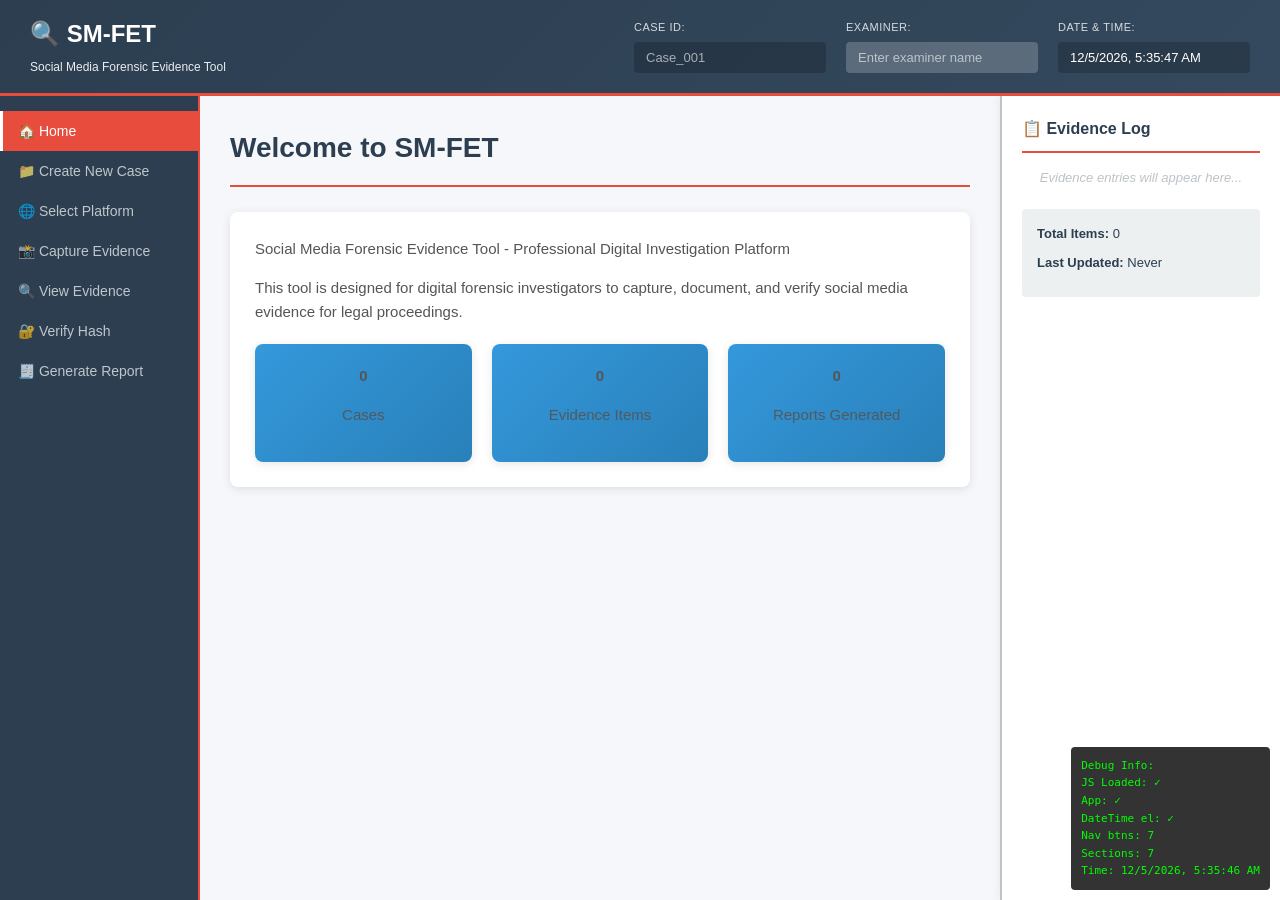
<file: index.html>
<!DOCTYPE html>
<html lang="en">
<head>
    <meta charset="UTF-8">
    <meta name="viewport" content="width=device-width, initial-scale=1.0">
    <title>SM-FET - Social Media Forensic Evidence Tool</title>
    <link rel="stylesheet" href="src/styles.css">
</head>
<body>
    <div class="container">
        <!-- TOP BAR -->
        <div class="top-bar">
            <div class="logo-section">
                <h1>🔍 SM-FET</h1>
                <p>Social Media Forensic Evidence Tool</p>
            </div>
            <div class="case-info">
                <div class="info-item">
                    <label>Case ID:</label>
                    <input type="text" id="caseId" placeholder="Case_001" readonly>
                </div>
                <div class="info-item">
                    <label>Examiner:</label>
                    <input type="text" id="examinerName" placeholder="Enter examiner name">
                </div>
                <div class="info-item">
                    <label>Date & Time:</label>
                    <input type="text" id="dateTime" readonly>
                </div>
            </div>
        </div>

        <!-- MAIN CONTENT AREA -->
        <div class="main-wrapper">
            <!-- LEFT PANEL - NAVIGATION -->
            <nav class="left-panel">
                <button class="nav-btn active" data-section="home">
                    🏠 Home
                </button>
                <button class="nav-btn" data-section="create-case">
                    📁 Create New Case
                </button>
                <button class="nav-btn" data-section="select-platform">
                    🌐 Select Platform
                </button>
                <button class="nav-btn" data-section="capture-evidence">
                    📸 Capture Evidence
                </button>
                <button class="nav-btn" data-section="view-evidence">
                    🔍 View Evidence
                </button>
                <button class="nav-btn" data-section="verify-hash">
                    🔐 Verify Hash
                </button>
                <button class="nav-btn" data-section="generate-report">
                    🧾 Generate Report
                </button>
            </nav>

            <!-- CENTER PANEL - MAIN CONTENT -->
            <main class="center-panel">
                
                <!-- HOME SECTION -->
                <section id="home-section" class="content-section active">
                    <h2>Welcome to SM-FET</h2>
                    <div class="welcome-box">
                        <p>Social Media Forensic Evidence Tool - Professional Digital Investigation Platform</p>
                        <p>This tool is designed for digital forensic investigators to capture, document, and verify social media evidence for legal proceedings.</p>
                        <div class="quick-stats">
                            <div class="stat-card">
                                <p class="stat-number" id="totalCases">0</p>
                                <p class="stat-label">Cases</p>
                            </div>
                            <div class="stat-card">
                                <p class="stat-number" id="totalEvidence">0</p>
                                <p class="stat-label">Evidence Items</p>
                            </div>
                            <div class="stat-card">
                                <p class="stat-number" id="totalReports">0</p>
                                <p class="stat-label">Reports Generated</p>
                            </div>
                        </div>
                    </div>
                </section>

                <!-- CREATE CASE SECTION -->
                <section id="create-case-section" class="content-section">
                    <h2>Create New Case</h2>
                    <div class="form-box">
                        <div class="form-group">
                            <label>Case Title:</label>
                            <input type="text" id="caseTitle" placeholder="e.g., Investigation into Account Fraud">
                        </div>
                        <div class="form-group">
                            <label>Case Description:</label>
                            <textarea id="caseDescription" placeholder="Provide details about the case..."></textarea>
                        </div>
                        <div class="form-group">
                            <label>Evidence Type:</label>
                            <select id="evidenceType">
                                <option>Social Media Profile</option>
                                <option>Posts & Comments</option>
                                <option>Messages</option>
                                <option>Followers/Following</option>
                                <option>Multiple</option>
                            </select>
                        </div>
                        <button class="btn-primary" id="createCaseBtn">Create Case</button>
                    </div>
                    <div id="caseCreatedMsg" class="success-msg"></div>
                </section>

                <!-- SELECT PLATFORM SECTION -->
                <section id="select-platform-section" class="content-section">
                    <h2>Select Platform</h2>
                    <div class="platform-grid">
                        <div class="platform-card" data-platform="facebook">
                            <img src="data:image/svg+xml,%3Csvg xmlns='http://www.w3.org/2000/svg' viewBox='0 0 24 24'%3E%3Cpath fill='%231877F2' d='M24 12.073c0-6.627-5.373-12-12-12s-12 5.373-12 12c0 5.99 4.388 10.954 10.125 11.854v-8.385H7.078v-3.47h3.047V9.43c0-3.007 1.792-4.669 4.533-4.669 1.312 0 2.686.235 2.686.235v2.953H15.83c-1.491 0-1.956.925-1.956 1.874v2.25h3.328l-.532 3.47h-2.796v8.385C19.612 23.027 24 18.062 24 12.073z'/%3E%3C/svg%3E" alt="Facebook">
                            <p>Facebook</p>
                        </div>
                        <div class="platform-card" data-platform="twitter">
                            <img src="data:image/svg+xml,%3Csvg xmlns='http://www.w3.org/2000/svg' viewBox='0 0 24 24'%3E%3Cpath fill='%231DA1F2' d='M23.953 4.57a10 10 0 002.856-3.45 10 10 0 01-2.856 1.11 5 5 0 00-8.594-3.31 5.001 5.001 0 00-1.61 6.3 14.05 14.05 0 01-10.2-5.148 5 5 0 001.55 6.684 5 5 0 01-2.27-.616v.06a5 5 0 004.009 4.905 5 5 0 01-2.26.086 5.007 5.007 0 004.658 3.476 10.001 10.001 0 01-6.175 2.129 14.043 14.043 0 007.581 2.218c9.056 0 13.976-7.496 13.976-13.986 0-.21 0-.42-.015-.63A9.935 9.935 0 0024 4.59z'/%3E%3C/svg%3E" alt="Twitter">
                            <p>Twitter/X</p>
                        </div>
                        <div class="platform-card" data-platform="instagram">
                            <img src="data:image/svg+xml,%3Csvg xmlns='http://www.w3.org/2000/svg' viewBox='0 0 24 24'%3E%3Cstyle%3E.a%7Bfill:%23E4405F;%7D%3C/style%3E%3Cpath class='a' d='M12 0C5.373 0 0 5.373 0 12s5.373 12 12 12 12-5.373 12-12S18.627 0 12 0zm6.067 9.665a4.013 4.013 0 01-4.067 4.067 4.013 4.013 0 01-4.067-4.067 4.013 4.013 0 014.067-4.067 4.013 4.013 0 014.067 4.067zm1.908-6.14a.941.941 0 01-1.883 0 .941.941 0 011.883 0zm2.857 0c0 1.465-1.191 2.656-2.656 2.656s-2.656-1.191-2.656-2.656 1.191-2.656 2.656-2.656 2.656 1.191 2.656 2.656z'/%3E%3C/svg%3E" alt="Instagram">
                            <p>Instagram</p>
                        </div>
                        <div class="platform-card" data-platform="tiktok">
                            <img src="data:image/svg+xml,%3Csvg xmlns='http://www.w3.org/2000/svg' viewBox='0 0 24 24'%3E%3Cpath fill='%23000' d='M19.59 6.69a4.83 4.83 0 0 1-3.77-4.25V2h-3.45v12.12a2.06 2.06 0 0 1-2.1 2.05 2.08 2.08 0 0 1-2.1-2.05c0-1.24.99-2.26 2.1-2.26a1.89 1.89 0 0 1 .64.12v-3.4a5.3 5.3 0 0 0-3.33 1.14C6.25 8.9 4 11.61 4 14.72a5.5 5.5 0 0 0 5.5 5.5 5.52 5.52 0 0 0 5.5-5.5V9.7a7.19 7.19 0 0 0 4.09 1.35V7.13a4.7 4.7 0 0 1-.4-.04z'/%3E%3C/svg%3E" alt="TikTok">
                            <p>TikTok</p>
                        </div>
                        <div class="platform-card" data-platform="linkedin">
                            <img src="data:image/svg+xml,%3Csvg xmlns='http://www.w3.org/2000/svg' viewBox='0 0 24 24'%3E%3Cpath fill='%230A66C2' d='M20.447 20.452h-3.554v-5.569c0-1.328-.475-2.236-1.986-2.236-1.081 0-1.722.722-2.004 1.418-.103.249-.129.597-.129.946v5.441h-3.554s.05-8.838 0-9.753h3.554v1.381c.43-.664 1.199-1.608 2.928-1.608 2.136 0 3.745 1.393 3.745 4.393v5.587zM5.337 8.855c-1.144 0-1.915-.762-1.915-1.715 0-.953.77-1.715 1.914-1.715.944 0 1.915.762 1.915 1.715 0 .953-.97 1.715-1.914 1.715zm1.946 11.597H3.392V9.554h3.891v10.898zM22.225 0H1.771C.792 0 0 .774 0 1.729v20.542C0 23.227.792 24 1.771 24h20.451C23.2 24 24 23.227 24 22.271V1.729C24 .774 23.2 0 22.222 0h.003z'/%3E%3C/svg%3E" alt="LinkedIn">
                            <p>LinkedIn</p>
                        </div>
                    </div>
                    <div id="platformSelected" style="margin-top: 20px;"></div>
                </section>

                <!-- CAPTURE EVIDENCE SECTION -->
                <section id="capture-evidence-section" class="content-section">
                    <h2>Capture Evidence</h2>
                    <div class="capture-status">
                        <div class="status-item">
                            <span class="status-label">Browser Status:</span>
                            <span class="status-badge" id="browserStatus">❌ Not Connected</span>
                        </div>
                        <div class="status-item">
                            <span class="status-label">Active Case:</span>
                            <span class="status-value" id="activeCaseDisplay">No case selected</span>
                        </div>
                    </div>

                    <div class="browser-info-box" id="browserInfoBox" style="display: none;">
                        <h3>Detected Account Information</h3>
                        <div class="info-field">
                            <label>Platform:</label>
                            <span id="detectedPlatform">-</span>
                        </div>
                        <div class="info-field">
                            <label>Account URL:</label>
                            <span id="detectedURL">-</span>
                        </div>
                        <div class="info-field">
                            <label>Username:</label>
                            <span id="detectedUsername">-</span>
                        </div>
                    </div>

                    <div class="capture-controls">
                        <h3>Capture Options</h3>
                        <button class="btn-capture" data-capture="profile">
                            👤 Capture Profile
                        </button>
                        <button class="btn-capture" data-capture="posts">
                            📝 Capture Posts
                        </button>
                        <button class="btn-capture" data-capture="followers">
                            👥 Capture Followers
                        </button>
                        <button class="btn-capture" data-capture="messages">
                            💬 Capture Messages
                        </button>
                    </div>

                    <div class="preview-area">
                        <h3>Live Capture Preview</h3>
                        <div id="capturePreview" class="preview-container">
                            <p class="placeholder-text">Screenshots will appear here...</p>
                        </div>
                    </div>
                </section>

                <!-- VIEW EVIDENCE SECTION -->
                <section id="view-evidence-section" class="content-section">
                    <h2>View Evidence</h2>
                    <div class="evidence-list-container">
                        <div id="evidenceList" class="evidence-list">
                            <p class="placeholder-text">No evidence captured yet. Start capturing evidence to view items here.</p>
                        </div>
                    </div>
                </section>

                <!-- VERIFY HASH SECTION -->
                <section id="verify-hash-section" class="content-section">
                    <h2>Verify Hash (SHA256)</h2>
                    <div class="hash-verification-box">
                        <div class="form-group">
                            <label>File Hash Input:</label>
                            <textarea id="hashInput" placeholder="Paste SHA256 hash here..." rows="4"></textarea>
                        </div>
                        <div class="form-group">
                            <label>Known Hash to Compare:</label>
                            <textarea id="knownHash" placeholder="Paste known hash here..." rows="4"></textarea>
                        </div>
                        <button class="btn-primary" id="verifyHashBtn">Verify Hash</button>
                        <div id="hashResult"></div>
                    </div>

                    <div class="stored-hashes">
                        <h3>Evidence Hashes</h3>
                        <div id="hashesTable" class="hash-table">
                            <p class="placeholder-text">No evidence hashes available yet.</p>
                        </div>
                    </div>
                </section>

                <!-- GENERATE REPORT SECTION -->
                <section id="generate-report-section" class="content-section">
                    <h2>Generate Court-Ready Report</h2>
                    <div class="report-options">
                        <div class="form-group">
                            <label>Report Title:</label>
                            <input type="text" id="reportTitle" placeholder="e.g., Digital Evidence Report">
                        </div>
                        <div class="form-group">
                            <label>Examiner Certification:</label>
                            <input type="text" id="examinerCert" placeholder="e.g., Certified Digital Forensics Examiner">
                        </div>
                        <div class="form-group">
                            <label>Examiner Signature Block:</label>
                            <textarea id="examinerSig" placeholder="Add examiner details for signature block..."></textarea>
                        </div>
                        <button class="btn-primary" id="generateReportBtn">Generate PDF Report</button>
                    </div>
                    <div id="reportStatus"></div>
                </section>

            </main>

            <!-- RIGHT PANEL - EVIDENCE LOG -->
            <aside class="right-panel">
                <h3>📋 Evidence Log</h3>
                <div class="evidence-log-container">
                    <div id="evidenceLog" class="evidence-log">
                        <p class="placeholder-text">Evidence entries will appear here...</p>
                    </div>
                </div>
                <div class="log-stats">
                    <p><strong>Total Items:</strong> <span id="logTotal">0</span></p>
                    <p><strong>Last Updated:</strong> <span id="logLastUpdate">Never</span></p>
                </div>
            </aside>
        </div>
    </div>

    <!-- MODAL FOR DETAILS -->
    <div id="detailsModal" class="modal">
        <div class="modal-content">
            <span class="close">&times;</span>
            <h2>Evidence Details</h2>
            <div id="modalBody"></div>
        </div>
    </div>

    <script src="src/app.js"></script>
    
    <!-- DEBUG DISPLAY -->
    <div id="debugDisplay" style="position: fixed; bottom: 10px; right: 10px; background: #333; color: #0f0; padding: 10px; border-radius: 4px; font-family: monospace; font-size: 11px; max-width: 300px; z-index: 9999; max-height: 150px; overflow-y: auto;">
        <div>Debug Info:</div>
        <div id="debugInfo">Loading...</div>
    </div>
    
    <script>
        // Simple debug function to show app status
        function updateDebugInfo() {
            const info = document.getElementById('debugInfo');
            if (!info) return;
            
            const debugText = [
                'JS Loaded: ✓',
                'App: ' + (window.app ? '✓' : '✗'),
                'DateTime el: ' + (document.getElementById('dateTime') ? '✓' : '✗'),
                'Nav btns: ' + document.querySelectorAll('.nav-btn').length,
                'Sections: ' + document.querySelectorAll('.content-section').length,
                'Time: ' + (document.getElementById('dateTime') ? document.getElementById('dateTime').value : 'N/A')
            ];
            
            info.innerHTML = debugText.map(t => '<div>' + t + '</div>').join('');
        }
        
        // Update debug info every second
        setInterval(updateDebugInfo, 1000);
        updateDebugInfo();
        
        // Also replace the error handler in app.js
        window.addEventListener('error', function(e) {
            const info = document.getElementById('debugInfo');
            if (info) {
                info.innerHTML += '<div style="color: red;">ERROR: ' + e.message + '</div>';
            }
            console.error('App Error:', e);
        });
    </script>
</file>
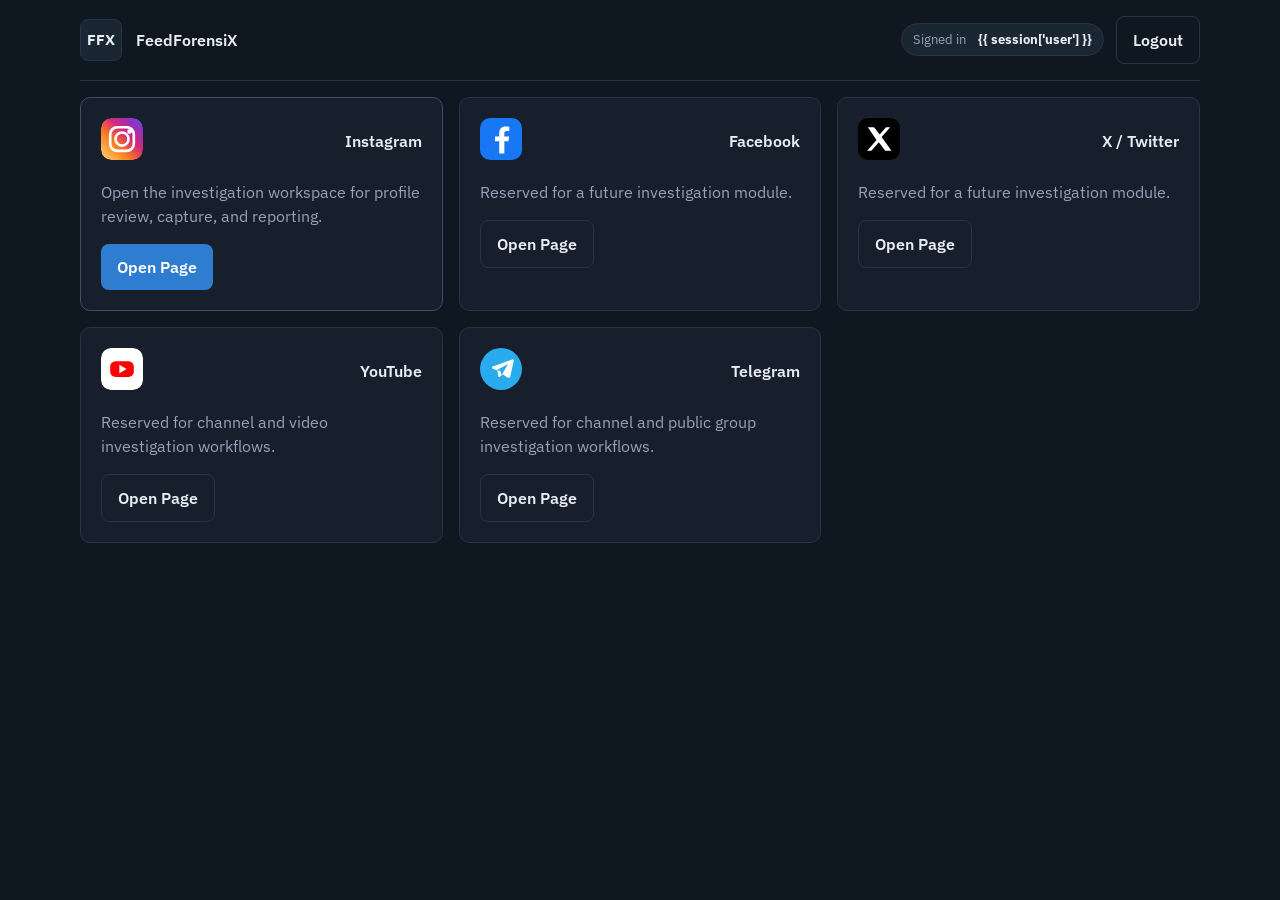
<file: templates/dashboard.html>
<!DOCTYPE html>
<html lang="en">
<head>
	<meta charset="UTF-8">
	<meta name="viewport" content="width=device-width, initial-scale=1.0">
	<title>FeedForensiX | Dashboard</title>
	<link rel="preconnect" href="https://fonts.googleapis.com">
	<link rel="preconnect" href="https://fonts.gstatic.com" crossorigin>
	<link href="https://fonts.googleapis.com/css2?family=IBM+Plex+Sans:wght@400;500;600;700&display=swap" rel="stylesheet">
	<link rel="stylesheet" href="/static/style.css">
	<script src="/static/script.js" defer></script>
</head>
<body class="page page-dashboard">
	<header class="topbar shell">
		<a class="brand" href="/dashboard">
			<span class="brand-mark">FFX</span>
			<span>
				<strong>FeedForensiX</strong>
				
			</span>
		</a>

		<div class="topbar-actions">
			<div class="user-chip">
				<span class="user-chip-label">Signed in</span>
				<strong>{{ session['user'] }}</strong>
			</div>
			<a class="button button-ghost" href="/logout">Logout</a>
		</div>
	</header>

	<main class="shell dashboard-stack">
		<section class="platform-grid">
			<article class="platform-card primary reveal">
				<div class="platform-head">
					<img class="social-logo-image" src="/static/icons/instagram.svg" alt="Instagram logo">
					<div>
						<h2>Instagram</h2>
					</div>
				</div>
				<p>Open the investigation workspace for profile review, capture, and reporting.</p>
				<a class="button" href="/platforms/instagram">Open Page</a>
			</article>

			<article class="platform-card reveal">
				<div class="platform-head">
					<img class="social-logo-image" src="/static/icons/facebook.svg" alt="Facebook logo">
					<div>
						<h2>Facebook</h2>
					</div>
				</div>
				<p>Reserved for a future investigation module.</p>
				<a class="button button-ghost" href="/platforms/facebook">Open Page</a>
			</article>

			<article class="platform-card reveal">
				<div class="platform-head">
					<img class="social-logo-image" src="/static/icons/x.svg" alt="X logo">
					<div>
						<h2>X / Twitter</h2>
					</div>
				</div>
				<p>Reserved for a future investigation module.</p>
				<a class="button button-ghost" href="/platforms/x">Open Page</a>
			</article>
		</section>

		<section class="platform-grid platform-grid-secondary">
			<article class="platform-card reveal">
				<div class="platform-head">
					<img class="social-logo-image" src="/static/icons/youtube.svg" alt="YouTube logo">
					<div>
						<h2>YouTube</h2>
					</div>
				</div>
				<p>Reserved for channel and video investigation workflows.</p>
				<a class="button button-ghost" href="/platforms/youtube">Open Page</a>
			</article>

			<article class="platform-card reveal">
				<div class="platform-head">
					<img class="social-logo-image" src="/static/icons/telegram.svg" alt="Telegram logo">
					<div>
						<h2>Telegram</h2>
					</div>
				</div>
				<p>Reserved for channel and public group investigation workflows.</p>
				<a class="button button-ghost" href="/platforms/telegram">Open Page</a>
			</article>
		</section>
	</main>
</body>
</html>
</file>
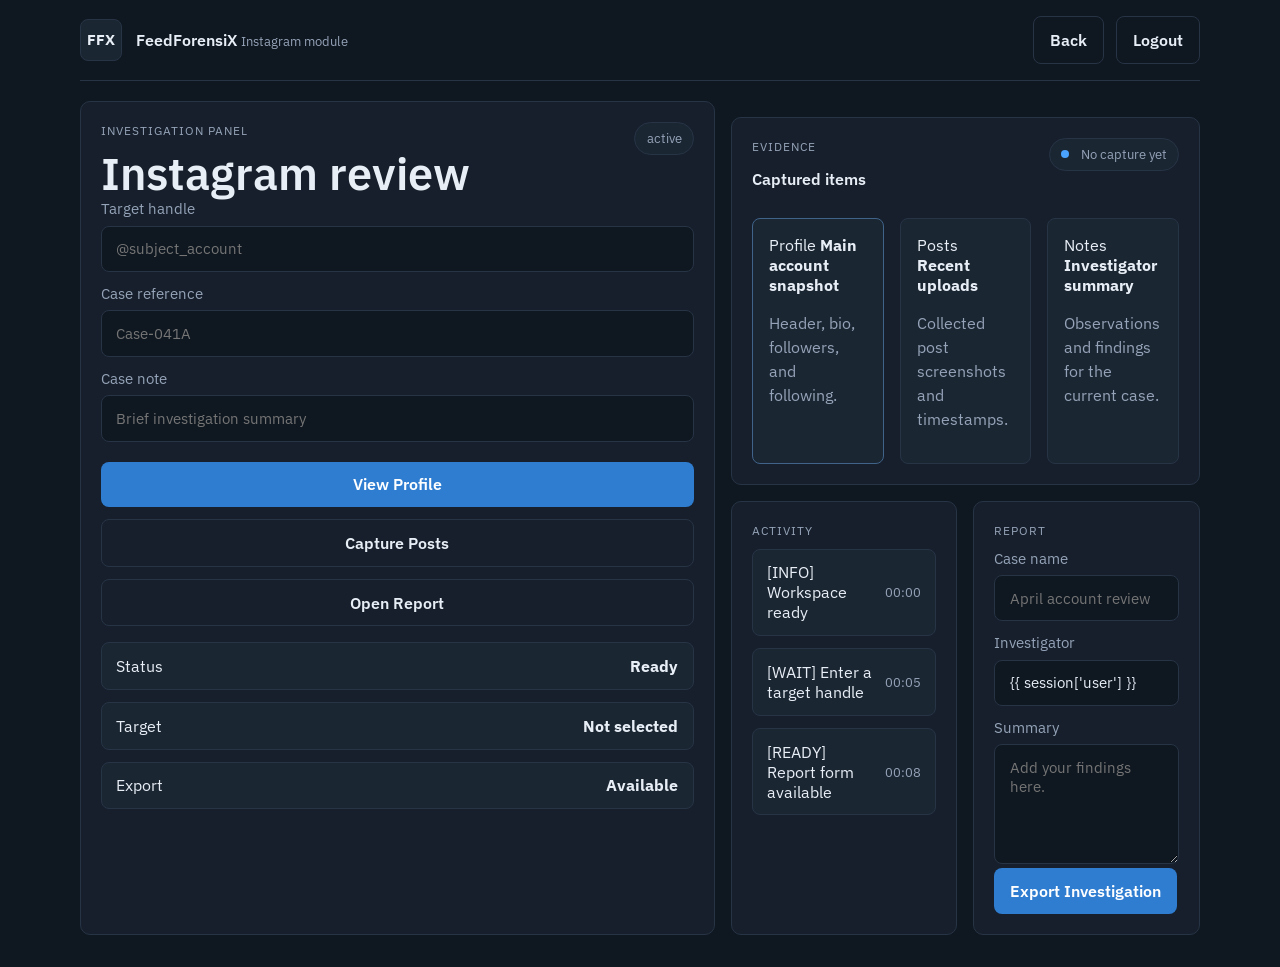
<file: templates/instagram.html>
<!DOCTYPE html>
<html lang="en">
<head>
	<meta charset="UTF-8">
	<meta name="viewport" content="width=device-width, initial-scale=1.0">
	<title>FeedForensiX | Instagram Workspace</title>
	<link rel="preconnect" href="https://fonts.googleapis.com">
	<link rel="preconnect" href="https://fonts.gstatic.com" crossorigin>
	<link href="https://fonts.googleapis.com/css2?family=IBM+Plex+Sans:wght@400;500;600;700&display=swap" rel="stylesheet">
	<link rel="stylesheet" href="/static/style.css">
	<script src="/static/script.js" defer></script>
</head>
<body class="page page-workspace">
	<header class="topbar shell">
		<a class="brand" href="/dashboard">
			<span class="brand-mark">FFX</span>
			<span>
				<strong>FeedForensiX</strong>
				<small>Instagram module</small>
			</span>
		</a>

		<div class="topbar-actions">
			<a class="button button-ghost" href="/dashboard">Back</a>
			<a class="button button-ghost" href="/logout">Logout</a>
		</div>
	</header>

	<main class="shell workspace-grid">
		<aside class="surface-card command-card reveal">
			<div class="section-head">
				<div>
					<p class="eyebrow">Investigation panel</p>
					<h1>Instagram review</h1>
				</div>
				<span class="status-tag">active</span>
			</div>

			<form class="stack-form">
				<label>
					Target handle
					<input type="text" placeholder="@subject_account">
				</label>
				<label>
					Case reference
					<input type="text" placeholder="Case-041A">
				</label>
				<label>
					Case note
					<input type="text" placeholder="Brief investigation summary">
				</label>
			</form>

			<div class="button-column">
				<button class="button" type="button">View Profile</button>
				<button class="button button-ghost" type="button">Capture Posts</button>
				<button class="button button-ghost" type="button">Open Report</button>
			</div>

			<div class="simple-list section-gap">
				<div class="list-row"><span>Status</span><strong>Ready</strong></div>
				<div class="list-row"><span>Target</span><strong>Not selected</strong></div>
				<div class="list-row"><span>Export</span><strong>Available</strong></div>
			</div>
		</aside>

		<section class="workspace-main">
			<article class="surface-card reveal">
				<div class="section-head">
					<div>
						<p class="eyebrow">Evidence</p>
						<h2>Captured items</h2>
					</div>
					<span class="signal-pill compact"><span class="signal-dot"></span>No capture yet</span>
				</div>

				<div class="evidence-grid">
					<div class="evidence-card highlighted">
						<span>Profile</span>
						<strong>Main account snapshot</strong>
						<p>Header, bio, followers, and following.</p>
					</div>
					<div class="evidence-card">
						<span>Posts</span>
						<strong>Recent uploads</strong>
						<p>Collected post screenshots and timestamps.</p>
					</div>
					<div class="evidence-card">
						<span>Notes</span>
						<strong>Investigator summary</strong>
						<p>Observations and findings for the current case.</p>
					</div>
				</div>
			</article>

			<div class="dual-grid">
				<article class="surface-card reveal">
					<p class="eyebrow">Activity</p>
					<div class="activity-board mono-list">
						<div class="activity-line"><span>[INFO] Workspace ready</span><small>00:00</small></div>
						<div class="activity-line"><span>[WAIT] Enter a target handle</span><small>00:05</small></div>
						<div class="activity-line"><span>[READY] Report form available</span><small>00:08</small></div>
					</div>
				</article>

				<article class="surface-card reveal">
					<p class="eyebrow">Report</p>
					<form class="stack-form">
						<label>
							Case name
							<input type="text" placeholder="April account review">
						</label>
						<label>
							Investigator
							<input type="text" value="{{ session['user'] }}">
						</label>
						<label>
							Summary
							<textarea placeholder="Add your findings here."></textarea>
						</label>
					</form>
					<button class="button" type="button">Export Investigation</button>
				</article>
			</div>
		</section>
	</main>
</body>
</html>
</file>
<file: src/styles.css>
* {
    margin: 0;
    padding: 0;
    box-sizing: border-box;
}

:root {
    --primary-color: #2c3e50;
    --secondary-color: #34495e;
    --accent-color: #e74c3c;
    --success-color: #27ae60;
    --warning-color: #f39c12;
    --info-color: #3498db;
    --light-bg: #ecf0f1;
    --dark-text: #2c3e50;
    --border-color: #bdc3c7;
    --shadow: 0 2px 10px rgba(0, 0, 0, 0.1);
}

body {
    font-family: 'Segoe UI', Tahoma, Geneva, Verdana, sans-serif;
    background-color: #f5f7fa;
    color: var(--dark-text);
    line-height: 1.6;
}

.container {
    display: flex;
    flex-direction: column;
    height: 100vh;
    overflow: hidden;
}

/* TOP BAR */
.top-bar {
    background: linear-gradient(135deg, var(--primary-color) 0%, var(--secondary-color) 100%);
    color: white;
    padding: 15px 30px;
    display: flex;
    justify-content: space-between;
    align-items: center;
    box-shadow: var(--shadow);
    border-bottom: 3px solid var(--accent-color);
}

.logo-section h1 {
    font-size: 24px;
    font-weight: bold;
    margin-bottom: 5px;
}

.logo-section p {
    font-size: 12px;
    opacity: 0.9;
}

.case-info {
    display: flex;
    gap: 20px;
}

.info-item {
    display: flex;
    flex-direction: column;
    gap: 5px;
}

.info-item label {
    font-size: 11px;
    opacity: 0.8;
    text-transform: uppercase;
    letter-spacing: 0.5px;
}

.info-item input {
    padding: 8px 12px;
    border: none;
    border-radius: 4px;
    background: rgba(255, 255, 255, 0.2);
    color: white;
    font-size: 13px;
    min-width: 180px;
}

.info-item input::placeholder {
    color: rgba(255, 255, 255, 0.6);
}

.info-item input[readonly] {
    background: rgba(0, 0, 0, 0.2);
}

/* MAIN WRAPPER */
.main-wrapper {
    display: flex;
    flex: 1;
    overflow: hidden;
}

/* LEFT PANEL */
.left-panel {
    width: 200px;
    background: var(--primary-color);
    border-right: 2px solid var(--accent-color);
    padding: 15px 0;
    overflow-y: auto;
    box-shadow: 2px 0 8px rgba(0, 0, 0, 0.1);
}

.nav-btn {
    width: 100%;
    padding: 12px 15px;
    border: none;
    background: transparent;
    color: rgba(255, 255, 255, 0.7);
    cursor: pointer;
    text-align: left;
    font-size: 14px;
    transition: all 0.3s ease;
    border-left: 3px solid transparent;
    font-weight: 500;
}

.nav-btn:hover {
    background: rgba(255, 255, 255, 0.1);
    color: white;
}

.nav-btn.active {
    background: var(--accent-color);
    color: white;
    border-left-color: #fff;
}

/* CENTER PANEL */
.center-panel {
    flex: 1;
    background: #f5f7fa;
    overflow-y: auto;
    padding: 30px;
}

.content-section {
    display: none;
    animation: fadeIn 0.3s ease;
}

.content-section.active {
    display: block;
}

@keyframes fadeIn {
    from {
        opacity: 0;
        transform: translateY(10px);
    }
    to {
        opacity: 1;
        transform: translateY(0);
    }
}

.content-section h2 {
    color: var(--primary-color);
    margin-bottom: 25px;
    font-size: 28px;
    border-bottom: 2px solid var(--accent-color);
    padding-bottom: 15px;
}

/* WELCOME BOX */
.welcome-box {
    background: white;
    padding: 25px;
    border-radius: 8px;
    box-shadow: var(--shadow);
    margin-bottom: 25px;
}

.welcome-box p {
    margin-bottom: 15px;
    color: #555;
    font-size: 15px;
}

.quick-stats {
    display: grid;
    grid-template-columns: repeat(3, 1fr);
    gap: 20px;
    margin-top: 20px;
}

.stat-card {
    background: linear-gradient(135deg, var(--info-color), #2980b9);
    padding: 20px;
    border-radius: 8px;
    color: white;
    text-align: center;
    box-shadow: var(--shadow);
}

.stat-number {
    font-size: 32px;
    font-weight: bold;
    margin-bottom: 10px;
}

.stat-label {
    font-size: 13px;
    opacity: 0.9;
}

/* FORMS */
.form-box,
.hash-verification-box,
.report-options {
    background: white;
    padding: 25px;
    border-radius: 8px;
    box-shadow: var(--shadow);
    margin-bottom: 20px;
}

.form-group {
    margin-bottom: 20px;
}

.form-group label {
    display: block;
    margin-bottom: 8px;
    font-weight: 600;
    color: var(--primary-color);
    font-size: 14px;
}

.form-group input,
.form-group textarea,
.form-group select {
    width: 100%;
    padding: 12px;
    border: 1px solid var(--border-color);
    border-radius: 4px;
    font-size: 14px;
    font-family: inherit;
    transition: border-color 0.3s;
}

.form-group input:focus,
.form-group textarea:focus,
.form-group select:focus {
    outline: none;
    border-color: var(--accent-color);
    box-shadow: 0 0 5px rgba(231, 76, 60, 0.2);
}

.form-group textarea {
    resize: vertical;
    min-height: 100px;
}

/* BUTTONS */
.btn-primary,
.btn-capture {
    padding: 12px 25px;
    border: none;
    border-radius: 4px;
    cursor: pointer;
    font-size: 14px;
    font-weight: 600;
    transition: all 0.3s ease;
}

.btn-primary {
    background: var(--accent-color);
    color: white;
}

.btn-primary:hover {
    background: #c0392b;
    transform: translateY(-2px);
    box-shadow: 0 5px 15px rgba(231, 76, 60, 0.3);
}

.btn-capture {
    background: var(--info-color);
    color: white;
    margin: 8px;
}

.btn-capture:hover {
    background: #2980b9;
    transform: translateY(-2px);
}

/* PLATFORM GRID */
.platform-grid {
    display: grid;
    grid-template-columns: repeat(auto-fit, minmax(120px, 1fr));
    gap: 20px;
    margin-bottom: 25px;
}

.platform-card {
    background: white;
    padding: 20px;
    border-radius: 8px;
    text-align: center;
    cursor: pointer;
    transition: all 0.3s ease;
    border: 2px solid transparent;
    box-shadow: var(--shadow);
}

.platform-card img {
    width: 50px;
    height: 50px;
    margin-bottom: 10px;
}

.platform-card p {
    font-weight: 600;
    color: var(--primary-color);
}

.platform-card:hover {
    transform: translateY(-5px);
    box-shadow: 0 8px 20px rgba(0, 0, 0, 0.15);
    border-color: var(--accent-color);
}

.platform-card.selected {
    background: var(--accent-color);
    color: white;
}

.platform-card.selected p {
    color: white;
}

/* CAPTURE CONTROLS */
.capture-status {
    background: white;
    padding: 20px;
    border-radius: 8px;
    margin-bottom: 20px;
    box-shadow: var(--shadow);
    border-left: 4px solid var(--info-color);
}

.status-item {
    display: flex;
    justify-content: space-between;
    align-items: center;
    margin-bottom: 10px;
}

.status-label {
    font-weight: 600;
    color: var(--primary-color);
}

.status-badge {
    padding: 5px 12px;
    border-radius: 20px;
    background: #ffe0e0;
    color: #c0392b;
    font-size: 12px;
    font-weight: 600;
}

.status-badge.connected {
    background: #e0ffe0;
    color: #27ae60;
}

.browser-info-box {
    background: #e8f4f8;
    padding: 20px;
    border-radius: 8px;
    margin-bottom: 20px;
    border-left: 4px solid var(--info-color);
}

.browser-info-box h3 {
    color: var(--primary-color);
    margin-bottom: 15px;
}

.info-field {
    display: flex;
    justify-content: space-between;
    padding: 10px 0;
    border-bottom: 1px solid #bdc3c7;
}

.info-field label {
    font-weight: 600;
    color: var(--primary-color);
}

.info-field span {
    color: #555;
}

.capture-controls {
    background: white;
    padding: 20px;
    border-radius: 8px;
    margin-bottom: 20px;
    box-shadow: var(--shadow);
}

.capture-controls h3 {
    color: var(--primary-color);
    margin-bottom: 15px;
}

/* PREVIEW AREA */
.preview-area {
    background: white;
    padding: 20px;
    border-radius: 8px;
    box-shadow: var(--shadow);
    border-top: 3px solid var(--accent-color);
}

.preview-area h3 {
    color: var(--primary-color);
    margin-bottom: 15px;
}

.preview-container {
    background: #f9f9f9;
    border: 2px dashed var(--border-color);
    border-radius: 4px;
    padding: 20px;
    min-height: 300px;
    display: flex;
    flex-wrap: wrap;
    gap: 15px;
    align-content: flex-start;
}

.preview-item {
    background: white;
    border: 1px solid var(--border-color);
    border-radius: 4px;
    overflow: hidden;
    box-shadow: var(--shadow);
    width: calc(50% - 8px);
    cursor: pointer;
    transition: transform 0.3s;
}

.preview-item:hover {
    transform: scale(1.05);
}

.preview-item img {
    width: 100%;
    height: 200px;
    object-fit: cover;
}

.preview-item-info {
    padding: 10px;
    background: #f9f9f9;
    font-size: 12px;
}

.placeholder-text {
    color: #bdc3c7;
    font-style: italic;
    text-align: center;
}

/* EVIDENCE LIST */
.evidence-list-container {
    background: white;
    padding: 20px;
    border-radius: 8px;
    box-shadow: var(--shadow);
}

.evidence-list {
    display: grid;
    grid-template-columns: repeat(auto-fill, minmax(250px, 1fr));
    gap: 20px;
}

.evidence-item {
    background: #f9f9f9;
    border: 1px solid var(--border-color);
    border-radius: 4px;
    padding: 15px;
    transition: all 0.3s;
    cursor: pointer;
}

.evidence-item:hover {
    box-shadow: 0 5px 15px rgba(0, 0, 0, 0.1);
    transform: translateY(-2px);
}

.evidence-thumbnail {
    width: 100%;
    height: 150px;
    background: #e0e0e0;
    border-radius: 4px;
    margin-bottom: 10px;
    object-fit: cover;
}

.evidence-details {
    font-size: 13px;
}

.evidence-details strong {
    color: var(--primary-color);
}

/* HASH TABLE */
.hash-table {
    background: white;
    border: 1px solid var(--border-color);
    border-radius: 4px;
    overflow: hidden;
}

.hash-row {
    display: grid;
    grid-template-columns: 1fr 2fr 1fr;
    padding: 12px;
    border-bottom: 1px solid var(--border-color);
    font-size: 13px;
}

.hash-row:last-child {
    border-bottom: none;
}

.hash-row:nth-child(even) {
    background: #f9f9f9;
}

/* RIGHT PANEL */
.right-panel {
    width: 280px;
    background: white;
    border-left: 2px solid var(--border-color);
    padding: 20px;
    overflow-y: auto;
    box-shadow: -2px 0 8px rgba(0, 0, 0, 0.05);
}

.right-panel h3 {
    color: var(--primary-color);
    margin-bottom: 15px;
    font-size: 16px;
    border-bottom: 2px solid var(--accent-color);
    padding-bottom: 10px;
}

.evidence-log-container {
    max-height: calc(100vh - 300px);
    overflow-y: auto;
    margin-bottom: 20px;
}

.evidence-log {
    font-size: 13px;
}

.log-entry {
    background: #f9f9f9;
    padding: 10px;
    margin-bottom: 10px;
    border-radius: 4px;
    border-left: 3px solid var(--info-color);
}

.log-entry strong {
    color: var(--primary-color);
}

.log-entry small {
    color: #999;
    display: block;
    margin-top: 5px;
}

.log-stats {
    background: var(--light-bg);
    padding: 15px;
    border-radius: 4px;
    font-size: 13px;
}

.log-stats p {
    margin-bottom: 8px;
}

.log-stats strong {
    color: var(--primary-color);
}

/* MODAL */
.modal {
    display: none;
    position: fixed;
    z-index: 1000;
    left: 0;
    top: 0;
    width: 100%;
    height: 100%;
    background-color: rgba(0, 0, 0, 0.4);
    animation: fadeIn 0.3s;
}

.modal-content {
    background-color: #fefefe;
    margin: 5% auto;
    padding: 30px;
    border: 1px solid var(--border-color);
    border-radius: 8px;
    width: 80%;
    max-width: 800px;
    max-height: 80vh;
    overflow-y: auto;
    box-shadow: 0 10px 40px rgba(0, 0, 0, 0.2);
}

.close {
    color: #aaa;
    float: right;
    font-size: 28px;
    font-weight: bold;
    cursor: pointer;
}

.close:hover {
    color: black;
}

/* MESSAGES */
.success-msg,
#reportStatus,
#hashResult,
#platformSelected {
    margin-top: 15px;
    padding: 15px;
    border-radius: 4px;
    font-size: 14px;
    display: none;
}

.success-msg {
    background: #e0ffe0;
    color: #27ae60;
    border-left: 4px solid #27ae60;
}

.success-msg.show {
    display: block;
}

#reportStatus {
    padding: 15px;
    border-radius: 4px;
    text-align: center;
    font-weight: 600;
}

#reportStatus.success {
    background: #e0ffe0;
    color: #27ae60;
    display: block;
    border-left: 4px solid #27ae60;
}

#reportStatus.error {
    background: #ffe0e0;
    color: #c0392b;
    display: block;
    border-left: 4px solid #c0392b;
}

#hashResult {
    margin-top: 15px;
    padding: 15px;
    border-radius: 4px;
    text-align: center;
    font-weight: 600;
}

#hashResult.match {
    background: #e0ffe0;
    color: #27ae60;
    display: block;
    border-left: 4px solid #27ae60;
}

#hashResult.mismatch {
    background: #ffe0e0;
    color: #c0392b;
    display: block;
    border-left: 4px solid #c0392b;
}

#platformSelected {
    background: #e8f4f8;
    color: #2c3e50;
    border-left: 4px solid var(--info-color);
    display: none;
}

#platformSelected.show {
    display: block;
}

/* SCROLLBAR STYLING */
::-webkit-scrollbar {
    width: 8px;
    height: 8px;
}

::-webkit-scrollbar-track {
    background: #f1f1f1;
}

::-webkit-scrollbar-thumb {
    background: var(--accent-color);
    border-radius: 4px;
}

::-webkit-scrollbar-thumb:hover {
    background: #c0392b;
}

/* RESPONSIVE */
@media (max-width: 1200px) {
    .platform-grid {
        grid-template-columns: repeat(3, 1fr);
    }

    .quick-stats {
        grid-template-columns: 1fr;
    }

    .right-panel {
        width: 250px;
    }
}

@media (max-width: 768px) {
    .main-wrapper {
        flex-direction: column;
    }

    .left-panel {
        width: 100%;
        padding: 0;
        display: flex;
        overflow-x: auto;
    }

    .nav-btn {
        flex-shrink: 0;
        border-left: none;
        border-bottom: 3px solid transparent;
    }

    .nav-btn.active {
        border-left: none;
        border-bottom-color: #fff;
    }

    .right-panel {
        width: 100%;
        max-height: 200px;
        border-left: none;
        border-top: 2px solid var(--border-color);
    }

    .center-panel {
        padding: 20px;
    }

    .evidence-list {
        grid-template-columns: 1fr;
    }

    .preview-item {
        width: 100%;
    }
}
</file>
<file: static/style.css>
:root {
    --bg: #0f1720;
    --panel: #161f2b;
    --panel-soft: #1b2633;
    --border: #273446;
    --text: #e8eef6;
    --muted: #95a3b8;
    --accent: #4aa3ff;
    --accent-soft: #22364d;
    --button: #2f7dd1;
    --button-hover: #3f8ee3;
    --radius: 10px;
}

* {
    box-sizing: border-box;
}

body {
    margin: 0;
    min-height: 100vh;
    font-family: 'IBM Plex Sans', sans-serif;
    color: var(--text);
    background: var(--bg);
}

a {
    color: inherit;
    text-decoration: none;
}

button,
input,
textarea {
    font: inherit;
}

button {
    border: 0;
    cursor: pointer;
}

input,
textarea {
    width: 100%;
    margin-top: 0.45rem;
    padding: 0.8rem 0.9rem;
    border: 1px solid var(--border);
    border-radius: 8px;
    background: #0f1720;
    color: var(--text);
}

textarea {
    min-height: 120px;
    resize: vertical;
}

input:focus,
textarea:focus {
    outline: none;
    border-color: var(--accent);
}

.page {
    padding-bottom: 2rem;
}

.shell {
    width: min(1120px, calc(100% - 2rem));
    margin: 0 auto;
}

.home-stack,
.report-list,
.policy-list,
.content-grid,
.home-menu,
.social-grid,
.platform-page-stack {
    display: grid;
    gap: 1rem;
}

.topbar {
    display: flex;
    justify-content: space-between;
    align-items: center;
    gap: 1rem;
    padding: 1rem 0;
    border-bottom: 1px solid var(--border);
}

.brand {
    display: inline-flex;
    align-items: center;
    gap: 0.85rem;
}

.brand-mark {
    display: grid;
    place-items: center;
    width: 42px;
    height: 42px;
    border-radius: 8px;
    background: var(--panel-soft);
    border: 1px solid var(--border);
    font-weight: 700;
    font-size: 0.92rem;
}

.brand strong,
.hero-copy h1,
.dashboard-hero h1,
.section-head h1,
.section-head h2,
.platform-card h2,
.hero-panel h2,
.panel-title {
    font-size: inherit;
    font-weight: 600;
}

.brand small,
.eyebrow,
.hero-text,
.platform-card p,
.surface-card p,
.activity-line small,
.status-tag,
.user-chip-label,
.signal-pill {
    color: var(--muted);
}

.topbar-actions {
    display: flex;
    align-items: center;
    gap: 0.75rem;
    flex-wrap: wrap;
}

.button {
    display: inline-flex;
    align-items: center;
    justify-content: center;
    padding: 0.8rem 1rem;
    border-radius: 8px;
    background: var(--button);
    color: #ffffff;
    font-weight: 600;
}

.button:hover {
    background: var(--button-hover);
}

.button:disabled {
    opacity: 0.55;
    cursor: not-allowed;
}

.button-ghost {
    background: transparent;
    border: 1px solid var(--border);
    color: var(--text);
}

.hero-grid,
.workspace-grid,
.platform-grid,
.dual-grid,
.evidence-grid {
    display: grid;
    gap: 1rem;
}

.hero-grid,
.workspace-grid {
    grid-template-columns: 1.15fr 0.85fr;
    padding-top: 1.25rem;
}

.home-stack {
    padding-top: 1.25rem;
}

.platform-page-stack {
    padding-top: 1.25rem;
}

.home-menu {
    grid-template-columns: repeat(4, minmax(0, 1fr));
    margin-top: 1.5rem;
}

.home-nav-button.active {
    background: var(--button);
    border-color: var(--button);
    color: #ffffff;
}

.platform-grid {
    grid-template-columns: repeat(3, minmax(0, 1fr));
}

.dual-grid {
    grid-template-columns: repeat(2, minmax(0, 1fr));
}

.evidence-grid {
    grid-template-columns: repeat(3, minmax(0, 1fr));
    margin-top: 1rem;
}

.hero-copy,
.hero-panel,
.surface-card,
.platform-card,
.dashboard-hero,
.command-card,
.mini-metric,
.home-hero,
.section-card {
    background: var(--panel);
    border: 1px solid var(--border);
    border-radius: var(--radius);
}

.hero-copy,
.hero-panel,
.surface-card,
.platform-card,
.dashboard-hero,
.command-card,
.home-hero,
.section-card {
    padding: 1.25rem;
}

.content-grid.two-column {
    grid-template-columns: repeat(2, minmax(0, 1fr));
}

.platform-login-layout {
    align-items: start;
}

.platform-page-head {
    display: flex;
    align-items: center;
    gap: 1rem;
}

.platform-page-logo {
    width: 64px;
    height: 64px;
    border-radius: 14px;
    flex: 0 0 auto;
}

.platform-page-description {
    margin: 1rem 0 0;
    line-height: 1.6;
}

.content-block,
.policy-item,
.social-card,
.report-item,
.empty-state {
    padding: 1rem;
    background: var(--panel-soft);
    border: 1px solid var(--border);
    border-radius: 8px;
}

.policy-item strong,
.report-item strong,
.social-card strong,
.empty-state strong {
    display: block;
    margin-bottom: 0.35rem;
}

.social-grid {
    grid-template-columns: repeat(3, minmax(0, 1fr));
}

.social-card {
    display: flex;
    align-items: center;
    gap: 0.85rem;
}

.social-card-detailed {
    align-items: flex-start;
}

.social-card-copy {
    flex: 1;
}

.active-platform {
    border-color: #40638a;
}

.platform-state {
    display: inline-flex;
    align-items: center;
    justify-content: center;
    min-width: 78px;
    padding: 0.45rem 0.7rem;
    background: var(--panel);
    border: 1px solid var(--border);
    border-radius: 999px;
    color: var(--muted);
    font-size: 0.82rem;
}

.social-logo,
.social-logo-image {
    width: 42px;
    height: 42px;
    flex: 0 0 auto;
}

.social-logo-image {
    display: block;
    border-radius: 10px;
    object-fit: cover;
}

.report-item {
    display: flex;
    justify-content: space-between;
    align-items: center;
    gap: 1rem;
}

.report-toolbar {
    margin-bottom: 1rem;
}

.feature-inline-grid,
.security-checklist {
    display: grid;
    gap: 0.75rem;
    margin-top: 1rem;
}

.feature-inline-grid {
    grid-template-columns: repeat(3, minmax(0, 1fr));
}

.info-chip,
.check-row {
    padding: 0.85rem 0.9rem;
    background: var(--panel-soft);
    border: 1px solid var(--border);
    border-radius: 8px;
}

.info-chip span {
    display: block;
    margin-bottom: 0.3rem;
    color: var(--muted);
    font-size: 0.82rem;
}

.check-row {
    display: flex;
    align-items: center;
    gap: 0.75rem;
}

.check-dot {
    width: 10px;
    height: 10px;
    border-radius: 50%;
    background: var(--accent);
    flex: 0 0 auto;
}

.home-panel[hidden] {
    display: none;
}

.eyebrow {
    margin: 0 0 0.5rem;
    font-size: 0.76rem;
    text-transform: uppercase;
    letter-spacing: 0.08em;
}

.hero-copy h1,
.dashboard-hero h1,
.section-head h1 {
    margin: 0;
    font-size: clamp(1.9rem, 4vw, 2.8rem);
    line-height: 1.15;
}

.hero-text {
    margin: 0.85rem 0 0;
    max-width: 56ch;
    line-height: 1.55;
}

.hero-actions,
.button-column {
    display: flex;
    gap: 0.75rem;
    flex-wrap: wrap;
    margin-top: 1.25rem;
}

.button-column {
    flex-direction: column;
}

.simple-list,
.activity-board,
.stack-form {
    display: grid;
    gap: 0.75rem;
}

.section-gap {
    margin-top: 1rem;
}

.list-row,
.activity-line,
.signal-pill,
.status-tag,
.user-chip {
    display: flex;
    justify-content: space-between;
    align-items: center;
    gap: 0.75rem;
}

.list-row,
.activity-line {
    padding: 0.8rem 0.9rem;
    background: var(--panel-soft);
    border: 1px solid var(--border);
    border-radius: 8px;
}

.signal-pill,
.status-tag,
.user-chip,
.platform-badge {
    padding: 0.45rem 0.7rem;
    background: var(--panel-soft);
    border: 1px solid var(--border);
    border-radius: 999px;
    font-size: 0.82rem;
}

.signal-pill.compact {
    justify-content: center;
}

.signal-dot {
    width: 8px;
    height: 8px;
    border-radius: 50%;
    background: var(--accent);
}

.section-head,
.platform-head,
.dashboard-hero {
    display: flex;
    justify-content: space-between;
    align-items: flex-start;
    gap: 1rem;
}

.dashboard-stack,
.workspace-main {
    display: grid;
    gap: 1rem;
    padding-top: 1rem;
}

.mini-metrics {
    display: grid;
    gap: 0.75rem;
    grid-template-columns: repeat(2, minmax(0, 1fr));
    width: min(260px, 100%);
}

.mini-metric {
    padding: 0.9rem;
}

.mini-metric strong {
    display: block;
    margin-top: 0.2rem;
    font-size: 1.1rem;
}

.platform-card.primary {
    border-color: #3a506b;
}

.platform-card p,
.surface-card p,
.hero-panel p,
.evidence-card p {
    line-height: 1.5;
}

.evidence-card {
    padding: 1rem;
    background: var(--panel-soft);
    border: 1px solid var(--border);
    border-radius: 8px;
}

.evidence-card.highlighted {
    border-color: #40638a;
}

.panel-title {
    margin: 0 0 1rem;
}

.modal-shell {
    position: fixed;
    inset: 0;
    display: none;
    place-items: center;
    padding: 1rem;
    background: rgba(10, 14, 20, 0.7);
}

.modal-shell.open {
    display: grid;
}

.modal-card {
    position: relative;
    width: min(520px, 100%);
    padding: 1.25rem;
    background: var(--panel);
    border: 1px solid var(--border);
    border-radius: 10px;
}

.modal-close {
    position: absolute;
    top: 0.9rem;
    right: 0.9rem;
    width: 36px;
    height: 36px;
    border-radius: 8px;
    background: transparent;
    color: var(--text);
    border: 1px solid var(--border);
}

.auth-toggle {
    display: grid;
    grid-template-columns: repeat(2, minmax(0, 1fr));
    gap: 0.75rem;
    margin-bottom: 1rem;
}

.auth-messages {
    display: grid;
    gap: 0.65rem;
    margin-bottom: 1rem;
    padding-right: 2.5rem;
}

.inline-auth-messages {
    padding-right: 0;
}

.flash-message {
    padding: 0.75rem 0.9rem;
    border-radius: 8px;
    border: 1px solid var(--border);
    font-size: 0.92rem;
}

.flash-error {
    background: #312029;
    border-color: #5a3242;
    color: #ffd8e4;
}

.flash-success {
    background: #1d3128;
    border-color: #31533f;
    color: #d8ffeb;
}

.tab-button {
    padding: 0.75rem;
    border-radius: 8px;
    background: transparent;
    color: var(--muted);
    border: 1px solid var(--border);
}

.tab-button.active {
    color: var(--text);
    background: var(--accent-soft);
    border-color: #35516f;
}

.auth-panel {
    display: none;
}

.auth-panel.active {
    display: block;
}

.auth-form label,
.stack-form label {
    display: block;
    color: var(--muted);
    font-size: 0.92rem;
}

.reveal {
    opacity: 1;
    transform: none;
}

@media (max-width: 900px) {
    .home-menu,
    .content-grid.two-column,
    .feature-inline-grid,
    .social-grid,
    .hero-grid,
    .workspace-grid,
    .platform-grid,
    .dual-grid,
    .evidence-grid,
    .dashboard-hero,
    .mini-metrics {
        grid-template-columns: 1fr;
    }

    .mini-metrics {
        width: 100%;
    }
}

@media (max-width: 640px) {
    .shell {
        width: min(100% - 1rem, 1120px);
    }

    .topbar,
    .section-head,
    .platform-head,
    .dashboard-hero,
    .social-card,
    .list-row,
    .activity-line,
    .topbar-actions {
        flex-direction: column;
        align-items: flex-start;
    }

    .hero-actions,
    .button-column,
    .home-menu {
        width: 100%;
    }

    .button,
    .button-ghost {
        width: 100%;
    }
}
</file>
